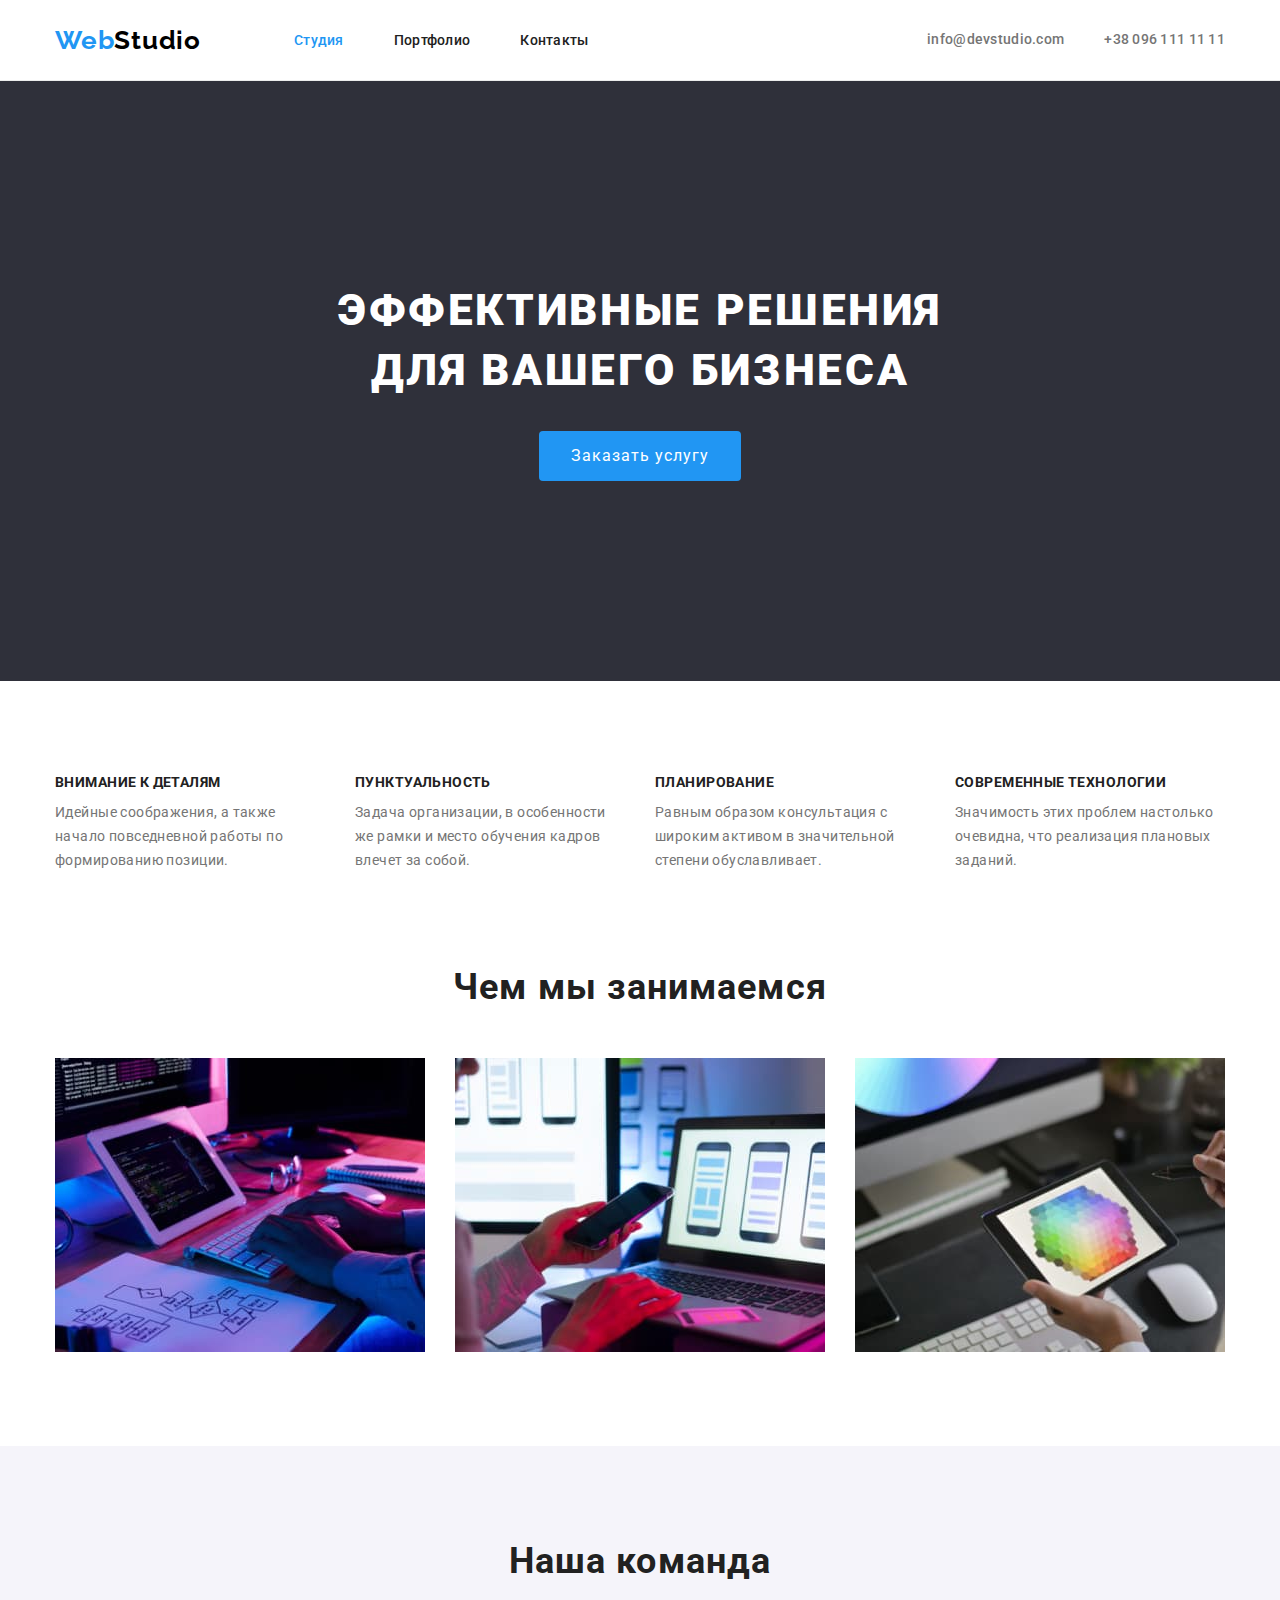
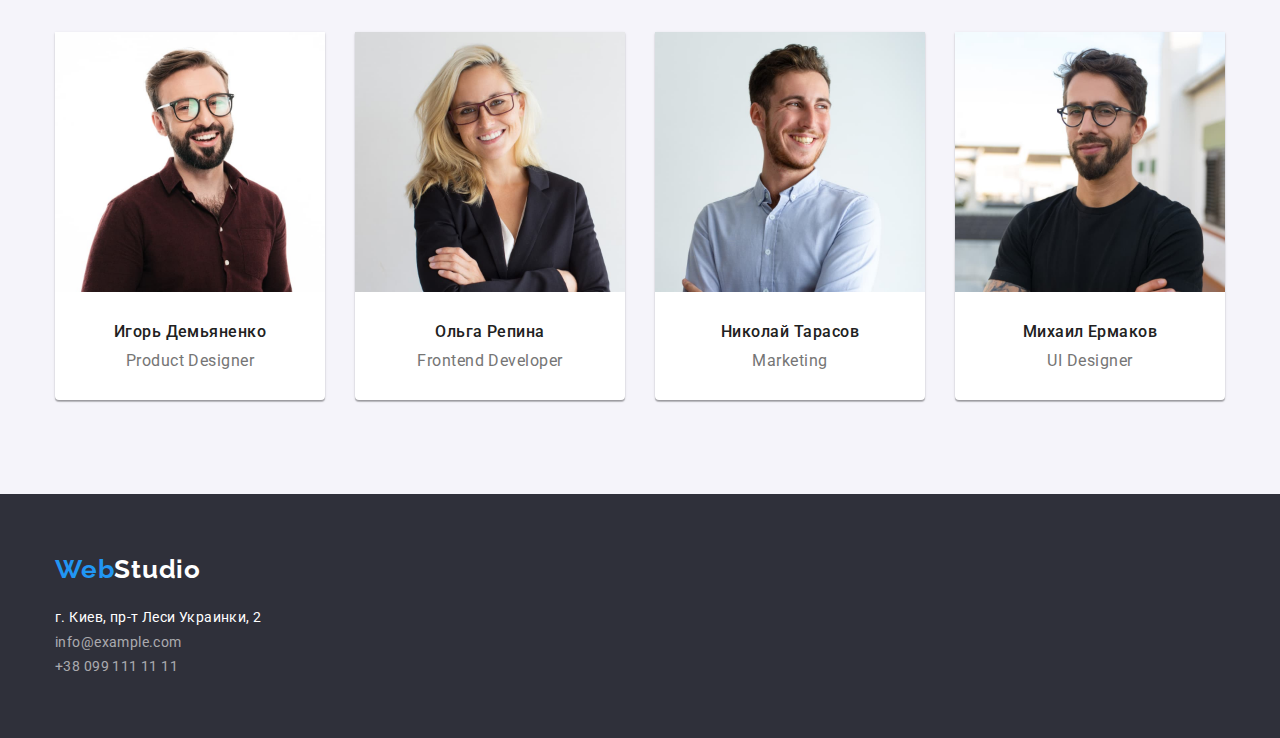
<file: index.html>
<!DOCTYPE html>
<html lang="ru">
    <head>
        <meta charset="UTF-8" />
        <meta http-equiv="X-UA-Compatible" content="IE=edge" />
        <meta name="viewport" content="width=device-width, initial-scale=1.0" />
        <title>WebStudio</title>
        <link rel="preconnect" href="https://fonts.googleapis.com">
        <link rel="preconnect" href="https://fonts.gstatic.com" crossorigin>
        <link href="https://fonts.googleapis.com/css2?family=Raleway:wght@700&family=Roboto:wght@400;500;700;900&display=swap"
            rel="stylesheet">
        <link rel="stylesheet" href="https://cdn.jsdelivr.net/npm/modern-normalize@1.1.0/modern-normalize.min.css">
        <link rel="stylesheet" href="./css/styles.css">
    </head>

    <body>
    <!-- Шапка страницы -->
        <header class="header">
            <div class="container">
                <nav class="header-navigation">
                    <a class="header-logo link" href="/"> <span class="header-logo-web">Web</span>Studio</a>
                    <!-- Ссылки на другие страницы или разделы текущей страницы -->
                    <ul class="nav">
                        <li class="nav-item"><a class="nav-link link current" href="./studio.html">Студия</a></li>
                        <li class="nav-item"><a class="nav-link link" href="./portfolio.html">Портфолио</a></li>
                        <li class="nav-item"><a class="nav-link link" href="./contacts.html">Контакты</a></li>
                    </ul>
                </nav>
                
                <!-- Контакты -->
                <ul class="contacts">
                    <li class="contacts-item"><a class="contacts-link link" href="mailto:info@devstudio.com">info@devstudio.com</a></li>
                    <li class="contacts-item"><a class="contacts-link link" href="tel:+38096111111">+38 096 111 11 11</a></li>
                </ul>
            </div>
        </header>

        <!-- Герой -->
        <main>
            <section class="hero">
                <div class="container">
                    <h1 class="hero-title">Эффективные решения<br /> для вашего бизнеса</h1>
                    <button class="hero-button" type="button">Заказать услугу</button>
                </div>
            </section>

            <!-- Преимущества -->
            <section class="section">
            <h2 class="features visually-hidden">Преимущества</h2>
                <div class="container">
                    <ul class="features-list">
                        <li class="features-item">
                            <h3 class="features-title">Внимание к деталям</h3>
                            <p class="features-text">Идейные соображения, а также начало повседневной работы по формированию позиции.</p>
                        </li>

                        <li class="features-item">
                            <h3 class="features-title">Пунктуальность</h3>
                            <p class="features-text">Задача организации, в особенности же рамки и место обучения кадров влечет за собой.</p>
                        </li>

                        <li class="features-item">
                            <h3 class="features-title">Планирование</h3>
                            <p class="features-text">Равным образом консультация с широким активом в значительной степени обуславливает.</p>
                        </li>

                        <li class="features-item">
                            <h3 class="features-title">Современные технологии</h3>
                            <p class="features-text">Значимость этих проблем настолько очевидна, что реализация плановых заданий.</p>
                        </li>
                    </ul>
                </div>
            </section>

            <!-- Чем мы занимаемся -->
            <section class="section work-section">
                <div class="container">
                    <h2 class="work-title">Чем мы занимаемся</h2>
                        <ul class="work-list">
                            <li class="work-item">
                                <img src="./images/box-1.jpg" alt="Верстка сайта HTML" width="370"/>
                            </li>

                            <li class="work-item">
                                <img src="./images/box-2.jpg" alt="Выбор стиля" width="370" />
                            </li>

                            <li class="work-item">
                                <img src="./images/box-3.jpg" alt="Дизайн" width="370" />
                            </li>
                        </ul>
                </div>
            </section>

            <!-- Наша команда -->
            <section class="section team-section">
                <div class="container">
                    <h2 class="team-title">Наша команда</h2>
                    
                    <!-- Инфо о команде -->
                    <ul class="team-list">
                        <li class="team-item">
                            <img src="./images/team-card-1.jpg" alt="Игорь Демьяненко" width="270" />
                            <div class="team-text-section">
                                <h3 class="team-item-text">Игорь Демьяненко</h3>
                                <p class="team-text" lang="en">Product Designer</p>
                            </div>
                            
                        </li>
                    
                        <li class="team-item">
                            <img src="./images/team-card-2.jpg" alt="Ольга Репина" width="270" />
                            <div class="team-text-section">
                                <h3 class=" team-item-text">Ольга Репина</h3>
                                <p class="team-text" lang="en">Frontend Developer</p>
                            </div>
                        </li>

                        <li class="team-item">
                            <img src="./images/team-card-3.jpg" alt="Николай Тарасов" width="270" />
                            <div class="team-text-section">
                                <h3 class="team-item-text">Николай Тарасов</h3>
                                <p class="team-text" lang="en">Marketing</p>
                            </div>
                        </li>
                        
                        <li class="team-item">
                            <img src="./images/team-card-4.jpg" alt="Михаил Ермаков" width="270" />
                            <div class="team-text-section">
                                <h3 class="team-item-text">Михаил Ермаков</h3>
                                <p class="team-text" lang="en">UI Designer</p>
                            </div>
                        </li>
                    </ul>
                </div>
            </section>
        </main>

        <!-- Футер -->
        <footer class="footer">
            <div class="container">
                <a class="footer-logo address link" href="/"> <span class="footer-logo-web">Web</span>Studio</a>
                <address class="address">
                    <ul class="address-list">
                        <li class="address-item">
                            <a class="address-item link" href="https://goo.gl/maps/8wmrf88E8narzUsQ8" target="_blank"
                                rel="noopener noreferrer">г. Киев, пр-т Леси Украинки, 2</a>
                        </li>
                        <li class="address-contacts-item">
                            <a class="address-contacts-link list link" href="mailto:info@example.com">info@example.com</a>
                        </li>
                        <li class="address-contacts-item">
                            <a class="address-contacts-link list link" href="tel:+380991111111">+38 099 111 11 11</a>
                        </li>
                    </ul>
                </address>
            </div>
        </footer>
    </body>
</html>
</file>
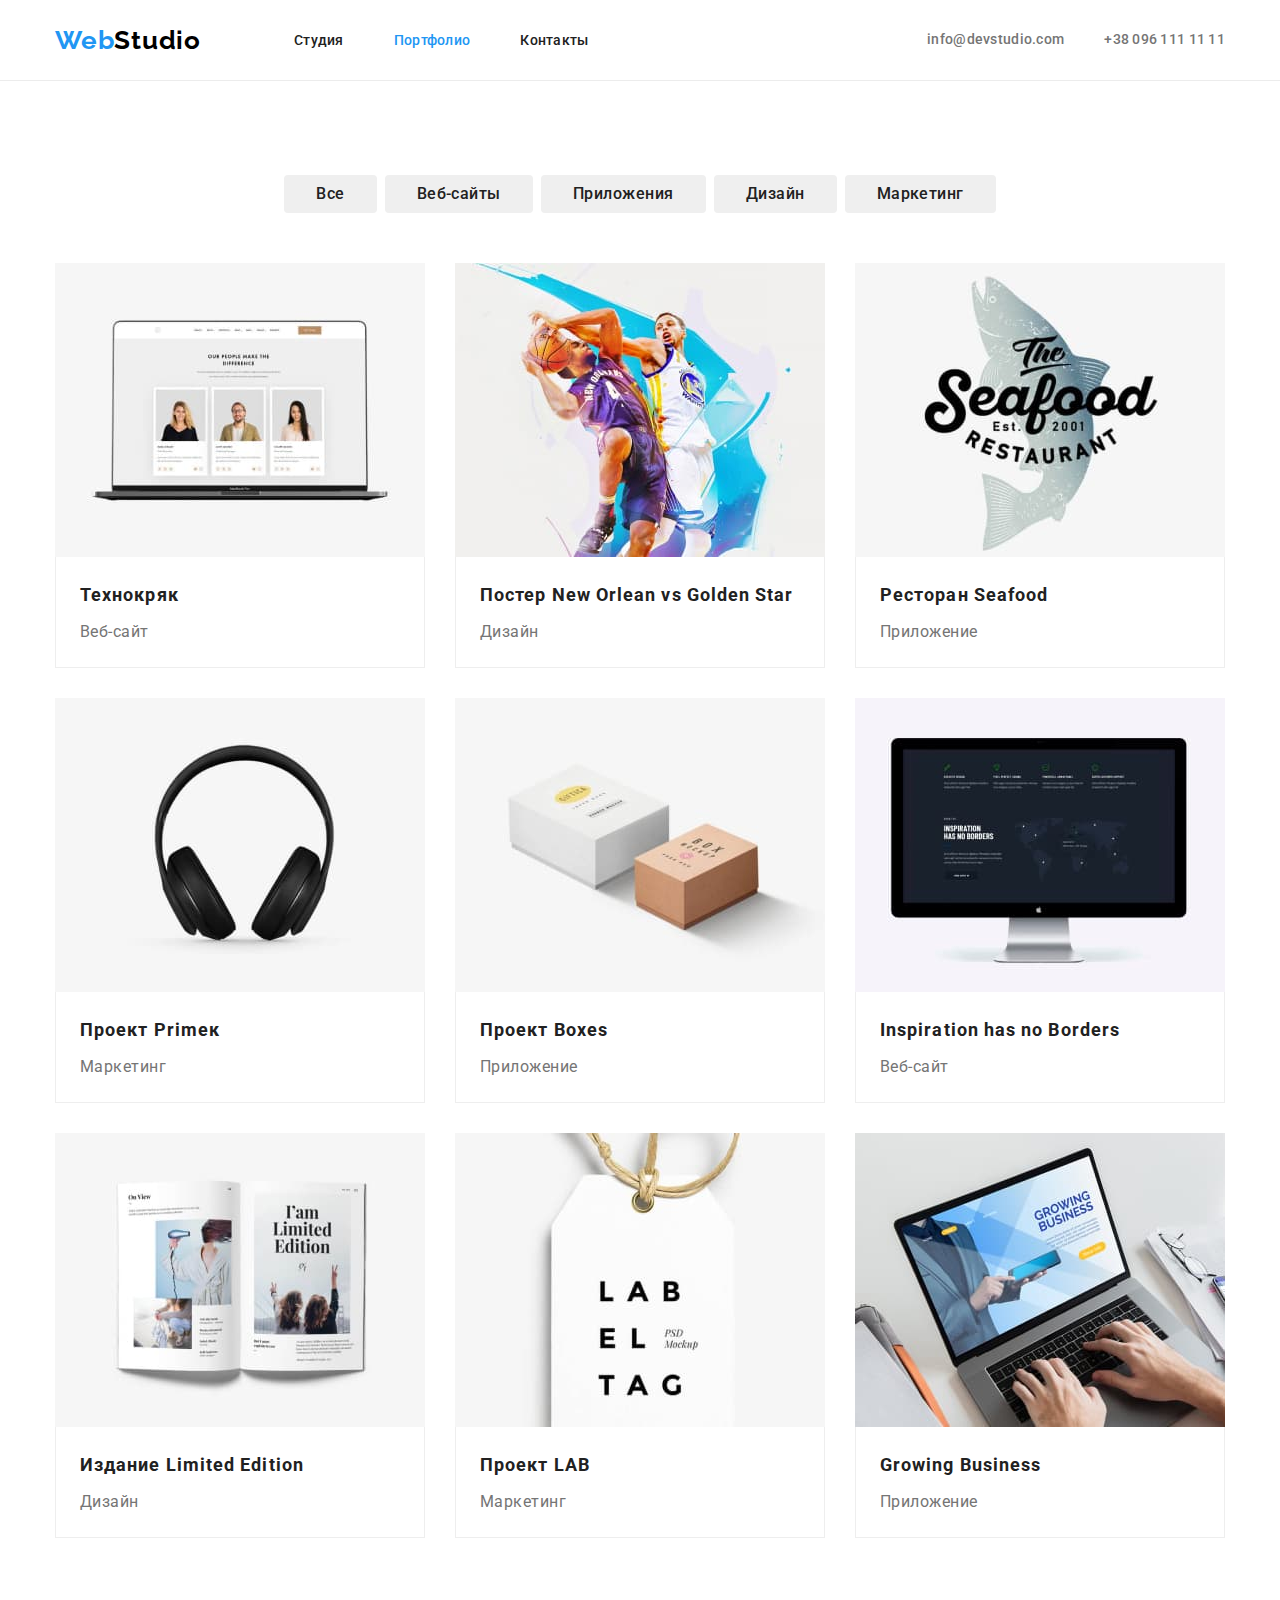
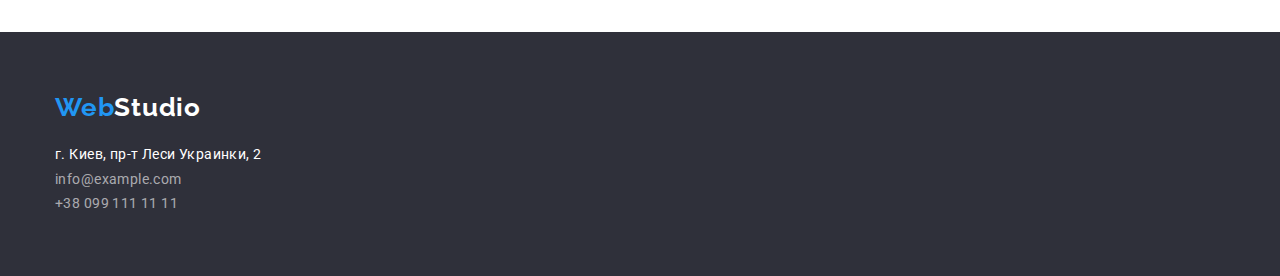
<file: portfolio.html>
<!DOCTYPE html>
<html lang="ru">

<head>
    <meta charset="UTF-8">
    <meta http-equiv="X-UA-Compatible" content="IE=edge">
    <meta name="viewport" content="width=device-width, initial-scale=1.0">
    <title>Портфолио</title>
    <link rel="preconnect" href="https://fonts.googleapis.com">
    <link rel="preconnect" href="https://fonts.gstatic.com" crossorigin>
    <link
        href="https://fonts.googleapis.com/css2?family=Raleway:wght@700&family=Roboto:wght@400;500;700;900&display=swap"
        rel="stylesheet">
    <link rel="stylesheet" href="https://cdn.jsdelivr.net/npm/modern-normalize@1.1.0/modern-normalize.min.css">
    <link rel="stylesheet" href="./css/styles.css">
</head>

<body>
    <!-- Шапка страницы -->
    <header class="header">
        <div class="container">
            <nav class="header-navigation">
                <div class="logo">
                    <a class="header-logo link" href="/"> <span class="header-logo-web">Web</span>Studio</a>
                </div>
    
                <!-- Ссылки на другие страницы или разделы текущей страницы -->
                <ul class="nav list">
                    <li class="nav-item"><a class="nav-link link" href="./studio.html">Студия</a></li>
                    <li class="nav-item"><a class="nav-link link current" href="./portfolio.html">Портфолио</a></li>
                    <li class="nav-item"><a class="nav-link link" href="./contacts.html">Контакты</a></li>
                </ul>
            </nav>
    
            <!-- Контакты -->
            <ul class="contacts list">
                <li class="contacts-item"><a class="contacts-link link"
                        href="mailto:info@devstudio.com">info@devstudio.com</a></li>
                <li class="contacts-item"><a class="contacts-link link" href="tel:+38096111111">+38 096 111 11 11</a></li>
            </ul>
        </div>
    </header>

    <!-- Портфолио -->
    <main>
        <!-- Ссылки на другие страницы или разделы текущей страницы -->
        <section class="section">
            <div class="container">
                <h1 class="visually-hidden">Фильтр</h1>
                    <ul class="filter-list">
                        <li class="filter-item">
                            <button class="filter-button" type="button">Все</button>
                        </li>
                        <li class="filter-item">
                            <button class="filter-button" type="button">Веб-сайты</button>
                        </li>
                        <li class="filter-item">
                            <button class="filter-button" type="button">Приложения</button>
                        </li>
                        <li class="filter-item">
                            <button class="filter-button" type="button">Дизайн</button>
                        </li>
                        <li class="filter-item">
                            <button class="filter-button" type="button">Маркетинг</button>
                        </li>
                    </ul>
                    
                
                    <!-- Портфолио работ -->
                        <ul class="portfolio-list">
                            <li class="portfolio-item list">
                                <a class="portfolio-item-link link" href="">
                                    <img src="./images/portfolio/1-Tehnokryak.jpg" alt="Технокряк" width="370" height="294">
                                    <div class="text-conteiner">
                                        <h2 class="portfolio-title link">Технокряк</h2>
                                        <p class="portfolio-text link">Веб-сайт</p>
                                    </div>
                                    
                                </a>
                            </li>
                        
                            <li class="portfolio-item list">
                                <a class="portfolio-item-link link" href="">
                                    <img src="./images/portfolio/2-New-Orlean-vs-Golden-Star.jpg" alt="Постер New Orlean vs Golden Star" width="370" height="294">
                                    <div class="text-conteiner">
                                        <h2 class="portfolio-title">Постер New Orlean vs Golden Star</h2>
                                        <p class="portfolio-text">Дизайн</p>
                                    </div>
                                </a>
                            </li>
                        
                            <li class="portfolio-item list">
                                <a class="portfolio-item-link link" href="">
                                    <img src="./images/portfolio/3-Seafood.jpg" alt="Ресторан Seafood" width="370" height="294">
                                    <div class="text-conteiner">
                                        <h2 class="portfolio-title">Ресторан Seafood</h2>
                                        <p class="portfolio-text">Приложение</p>
                                    </div>
                                </a>
                            </li>
                        
                            <li class="portfolio-item list">
                                <a class="portfolio-item-link link" href="">
                                    <img src="./images/portfolio/4-Prime.jpg" alt="Проект Primeк" width="370" height="294">
                                    <div class="text-conteiner">
                                        <h2 class="portfolio-title">Проект Primeк</h2>
                                        <p class="portfolio-text">Маркетинг</p>
                                    </div>
                                </a>
                            </li>
                        
                            <li class="portfolio-item list">
                                <a class="portfolio-item-link link" href="">
                                    <img src="./images/portfolio/5-Boxes.jpg" alt="Проект Boxes" width="370" height="294">
                                    <div class="text-conteiner">
                                        <h2 class="portfolio-title">Проект Boxes</h2>
                                        <p class="portfolio-text">Приложение</p>
                                    </div>
                                </a>
                            </li>
                        
                            <li class="portfolio-item list">
                                <a class="portfolio-item-link link" href="">
                                    <img src="./images/portfolio/6-Inspiration.jpg" alt="Inspiration" width="370" height="294">
                                    <div class="text-conteiner">
                                        <h2 class="portfolio-title">Inspiration has no Borders</h2>
                                        <p class="portfolio-text">Веб-сайт</p>
                                    </div>
                                </a>
                            </li>
                        
                            <li class="portfolio-item list">
                                <a class="portfolio-item-link link" href="">
                                    <img src="./images/portfolio/7-Limited-Edition.jpg" alt="Издание Limited Edition" width="370" height="294">
                                    <div class="text-conteiner">
                                        <h2 class="portfolio-title">Издание Limited Edition</h2>
                                        <p class="portfolio-text">Дизайн</p>
                                    </div>
                                </a>
                            </li>
                        
                            <li class="portfolio-item list">
                                <a class="portfolio-item-link link" href="">
                                    <img src="./images/portfolio/8-LAB.jpg" alt="Проект LAB" width="370" height="294">
                                    <div class="text-conteiner">
                                        <h2 class="portfolio-title">Проект LAB</h2>
                                        <p class="portfolio-text">Маркетинг</p>
                                    </div>
                                </a>
                            </li>
                        
                            <li class="portfolio-item list">
                                <a class="portfolio-item-link link" href="">
                                    <img src="./images/portfolio/9-Growing-Business.jpg" alt="Growing Business" width="370" height="294">
                                    <div class="text-conteiner">
                                        <h2 class="portfolio-title">Growing Business</h2>
                                        <p class="portfolio-text">Приложение</p>
                                    </div>
                                </a>
                            </li>
                        </ul>
            </div>
        </section>
    </main>

    <!-- Футер -->
    <footer class="footer">
        <div class="container">
            <a class="footer-logo address link" href="/"> <span class="footer-logo-web">Web</span>Studio</a>
            <address class="address">
                <ul class="address-list list">
                    <li class="address-item">
                        <a class="address-item list link" href="https://goo.gl/maps/8wmrf88E8narzUsQ8" target="_blank"
                            rel="noopener noreferrer">г. Киев, пр-т Леси Украинки, 2</a>
                    </li>
                    <li class="address-contacts-item">
                        <a class="address-contacts-link list link" href="mailto:info@example.com">info@example.com</a>
                    </li>
                    <li class="address-contacts-item">
                        <a class="address-contacts-link list link" href="tel:+380991111111">+38 099 111 11 11</a>
                    </li>
                </ul>
            </address>
        </div>
    </footer>
</body>

</html>
</file>
<file: css/styles.css>
/* Цвет основного текста #212121 */
/* Вторичный цвет текста #757575 */
/* Цвет актента текста, кнопка #2196f3 */
/* Белый цвет текста #ffffff */

/* Позиционирование */

/* Блочная модель */

/* Типографика */

/* Отображение */

:root {
  --first-text-color: #757575;
  --second-text-color: #212121;
  --akcent-text-color: #2196f3;
  --white-text-color: #ffffff;
  --border-color: #eeeeee;
}

body {
  font-family: Roboto, sans-serif;
  background-color: FFFFFF;
  color: var(--first-text-color);
}

h1,
h2,
h3,
p,
ul {
  margin-top: 0;
  margin-bottom: 0;
}

ul {
  margin-top: 0;
  margin-bottom: 0;
  padding-left: 0;
  list-style: none;
}

img {
  display: block;
  width: 100%;
  height: auto;
}

.list {
  list-style: none;
}
.link {
  text-decoration: none;
}

.visually-hidden {
  position: absolute;
  width: 1px;
  height: 1px;
  margin: -1px;
  padding: 0;
  overflow: hidden;
  border: 0;
  clip: rect(0 0 0 0);
}

.container {
  width: 1200px;
  padding-left: 15px;
  padding-right: 15px;
  margin: 0 auto;
}

.section {
  padding-top: 94px;
  padding-bottom: 94px;
}

/* ========================= Header =========================*/
.header .container {
  display: flex;
}

/* Line */
.header {
  border-bottom: 1px solid #ececec;
}

.header-navigation {
  /* Блочная модель */
  display: flex;
  align-items: center;
}

/*---------------- Logo ----------------*/
.header-logo {
  /* Позиционирование */
  display: block;
  margin-right: 93px;
  padding-top: 25px;
  padding-bottom: 24px;

  /* Типографика */
  font-family: 'Raleway', sans-serif;
  font-weight: 700;
  font-size: 26px;
  line-height: 1.2;
  color: #000000;
  letter-spacing: 0.03em;
}

.header-logo-web {
  color: var(--akcent-text-color);
}

/*---------------- Site nav ----------------*/
.nav {
  display: flex;
  align-items: center;
}

.nav-link {
  /* Позиционирование */
  padding-top: 32px;
  padding-bottom: 32px;

  /* Блочная модель */
  display: block;

  /* Типографика */
  font-size: 14px;
  line-height: 1.15;
  font-weight: 500;
  letter-spacing: 0.02em;

  /* Отображение */
  color: var(--second-text-color);
}

.nav-item:not(:last-child) {
  margin-right: 50px;
}

.current {
  color: var(--akcent-text-color);
}

.nav-link:hover,
.nav-link:focus {
  color: var(--akcent-text-color);
}

/*---------------- Site nav contacts ----------------*/
.contacts {
  display: flex;
  margin-left: auto;
}
.contacts-link {
  /* Позиционирование */
  padding-top: 32px;
  padding-bottom: 32px;

  /* Блочная модель */
  display: block;

  /* Типографика */
  font-weight: 500;
  font-size: 14px;
  line-height: 1.14;
  letter-spacing: 0.02em;

  /* Отображение */
  color: var(--first-text-color);
}

.contacts-item:not(:last-child) {
  margin-right: 40px;
}

.contacts-link:hover,
.contacts-link:focus {
  color: var(--akcent-text-color);
}

/*========================= Hero =========================*/
.hero {
  /* align-items: center; */
  padding-top: 200px;
  padding-bottom: 200px;
  text-align: center;

  background-color: #2f303a;
}

.hero-title {
  /* Позиционирование */
  margin-bottom: 30px;

  /* Блочная модель */

  /* Типографика */
  font-weight: 900;
  font-size: 44px;
  line-height: 1.36;
  text-align: center;
  letter-spacing: 0.06em;
  text-transform: uppercase;

  /* Отображение */
  color: var(--white-text-color);
}

/*---------------- Button ----------------*/
.hero-button {
  /* Блочная модель */
  display: inline-block;
  padding: 10px 32px;
  min-width: 200px;

  /* Типографика */
  font-size: 16px;
  line-height: 1.87;
  cursor: pointer;
  letter-spacing: 0.06em;
  align-items: center;
  text-align: center;

  /* Отображение */
  border: 0;
  border-radius: 4px;
  background-color: var(--akcent-text-color);
  color: var(--white-text-color);
}

/*---------------- Features ----------------*/
.features-list {
  display: flex;
}

.features-item {
  /* Блочная модель */
  width: 270px;
}

.features-item:not(:last-child) {
  margin-right: 30px;
}

.features-title {
  /* Позиционирование */
  margin-bottom: 10px;

  /* Типографика */
  font-size: 14px;
  line-height: 1.14;
  letter-spacing: 0.03em;
  text-transform: uppercase;

  /* Отображение */
  color: var(--second-text-color);
}

.features-text {
  /* Типографика */
  font-size: 14px;
  line-height: 1.71;
  letter-spacing: 0.03em;

  /* Отображение */
  color: var(--first-text-color);
}

/*---------------- Work ----------------*/
.work-section {
  padding-top: 0;
}

.work-list {
  display: flex;
}

.work-title {
  /* Позиционирование */
  margin-bottom: 50px;

  /* Типографика */
  font-size: 36px;
  line-height: 1.16;
  text-align: center;
  letter-spacing: 0.03em;

  /* Отображение */
  color: var(--second-text-color);
}

.work-item:not(:last-child) {
  margin-right: 30px;
}
/*---------------- Team ----------------*/
.team-section {
  background-color: #f5f4fa;
}

.team-list {
  display: flex;
}

.team-item:not(:last-child) {
  margin-right: 30px;
}

.team-title {
  /* Позиционирование */
  margin-bottom: 50px;

  /* Типографика */
  font-size: 36px;
  line-height: 1.17;
  text-align: center;
  letter-spacing: 0.03em;

  color: var(--second-text-color);
}

.team-item {
  background-color: #ffffff;
  border-radius: 0px 0px 4px 4px;
  box-shadow: 0px 1px 3px rgba(0, 0, 0, 0.12), 0px 1px 1px rgba(0, 0, 0, 0.14),
    0px 2px 1px rgba(0, 0, 0, 0.2);
}

.team-text-section {
  padding-top: 30px;
  padding-bottom: 30px;
}

.team-item-text {
  /* Позиционирование */
  margin-bottom: 10px;

  /* Типографика */
  font-weight: 500;
  font-size: 16px;
  line-height: 1.19;
  text-align: center;
  letter-spacing: 0.03em;

  /* Отображение */
  color: var(--second-text-color);
}

.team-text {
  /* Типографика */
  font-size: 16px;
  line-height: 1.19;
  text-align: center;
  letter-spacing: 0.03em;

  /* Отображение */
  color: var(--first-text-color);
}

/* ======================= PORTFOLIO ========================= */
.conteiner-portfolio {
  width: 1170px;
}

.portfolio-list {
  display: flex;

  flex-wrap: wrap;

  margin-left: -30px;
  margin-top: -30px;
}

.portfolio-item {
  flex-basis: calc(100% / 3 - 30px);

  margin-left: 30px;
  margin-top: 30px;
}

.text-conteiner {
  padding: 20px 24px;

  background: #ffffff;
  border-right: 1px solid var(--border-color);
  border-bottom: 1px solid var(--border-color);
  border-left: 1px solid var(--border-color);
}

.portfolio-title {
  /* Типографика */
  font-size: 18px;
  line-height: 2;
  letter-spacing: 0.06em;

  /* Отображение */
  color: var(--second-text-color);
}

.portfolio-text {
  margin-top: 4px;

  /* Типографика */
  font-size: 16px;
  line-height: 1.87;
  letter-spacing: 0.03em;

  /* Отображение */
  color: var(--first-text-color);
}

/*---------------- Button filter  ----------------*/
.filter {
  display: flex;
}

.filter-list {
  /* Позиционирование */
  margin-bottom: 50px;
  justify-content: center;

  /* Блочная модель */
  display: flex;
}

.filter-item:not(:last-child) {
  margin-right: 8px;
}

.filter-button {
  padding: 6px 32px;
  border: 0;

  font-weight: 500;
  font-size: 16px;
  line-height: 1.62;
  text-align: center;
  letter-spacing: 0.03em;

  color: var(--second-text-color);
  cursor: pointer;
  border-radius: 4px;
}

.filter-button:hover,
.filter-button:focus {
  color: var(--white-text-color);
  background-color: var(--akcent-text-color);
}

/* ========================= Footer ========================= */
.footer {
  padding-top: 60px;
  padding-bottom: 60px;

  background-color: #2f303a;
}

.footer-logo {
  /* Позиционирование */
  margin-bottom: 20px;

  /* Блочная модель */
  display: flex;

  /* Типографика */
  font-family: 'Raleway', sans-serif;
  font-weight: 700;
  font-size: 26px;
  line-height: 1.2;
  color: #000000;
  letter-spacing: 0.03em;
}

.footer-logo-web {
  color: var(--akcent-text-color);
}

/* Address */
.address {
  display: block;
  font-style: normal;

  color: var(--white-text-color);
}

.address-item {
  font-size: 14px;
  line-height: 1.71;
  letter-spacing: 0.03em;

  color: var(--white-text-color);
}

.address-contacts-link {
  padding-top: 9px;

  font-style: normal;
  font-size: 14px;
  line-height: 1.74;
  letter-spacing: 0.03em;

  color: rgba(255, 255, 255, 0.6);
}

.address-contacts-link:hover,
.address-contacts-link:focus {
  color: var(--akcent-text-color);
}
</file>
